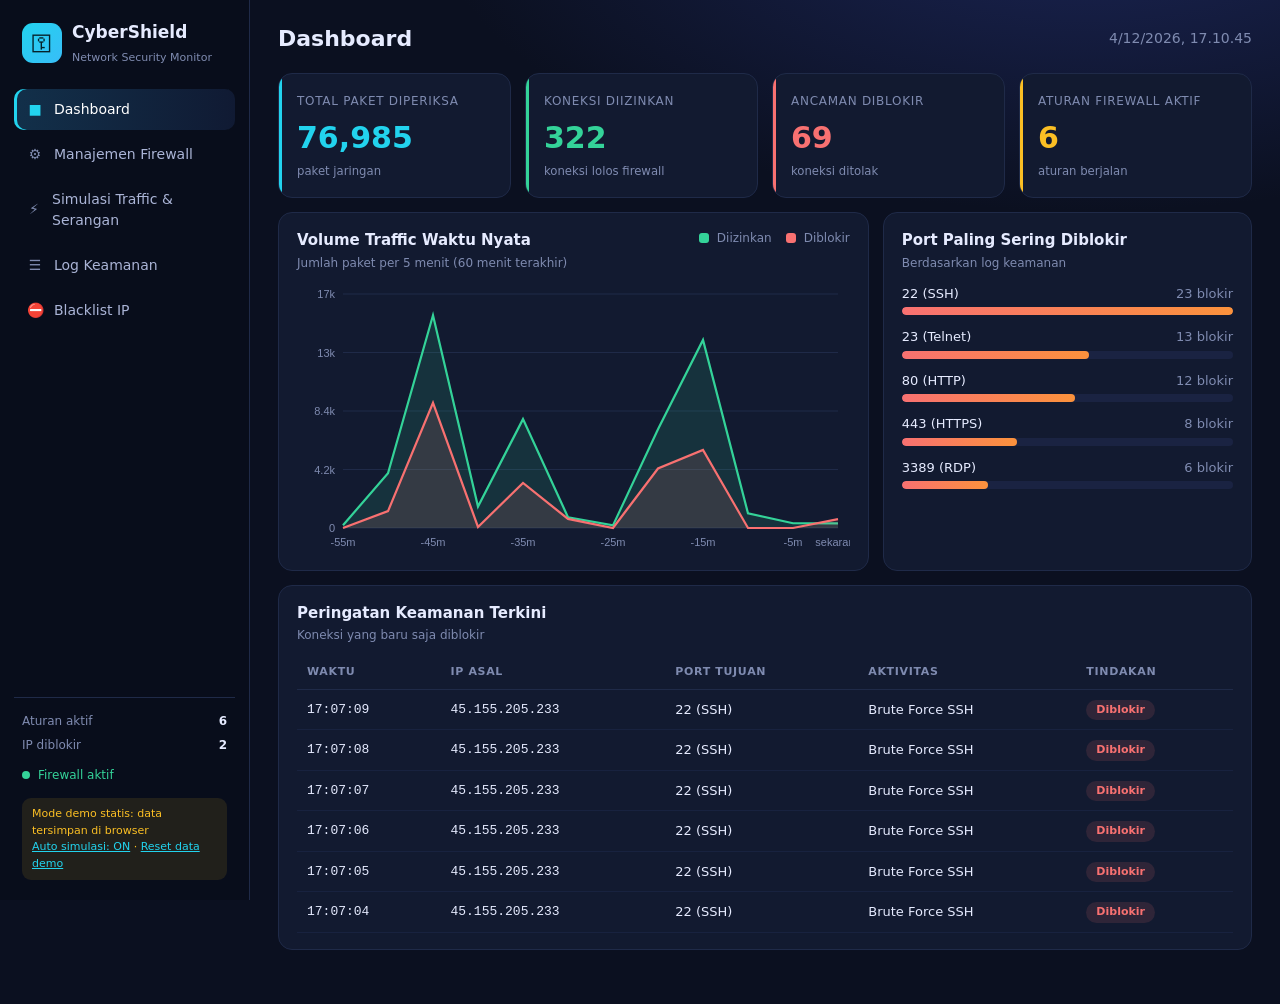
<file: index.html>
<!DOCTYPE html>
<html lang="id">
<head>
    <meta charset="UTF-8">
    <meta name="viewport" content="width=device-width, initial-scale=1">
    <title>CyberShield - Demo Statis</title>
    <link rel="stylesheet" href="assets/style.css">
</head>
<body>
<aside class="sidebar">
    <div class="brand">
        <span class="logo">&#9919;</span>
        <div><b>CyberShield</b><small>Network Security Monitor</small></div>
    </div>
    <nav>
        <a href="#dashboard" data-page="dashboard"><i>&#9632;</i> Dashboard</a>
        <a href="#firewall" data-page="firewall"><i>&#9881;</i> Manajemen Firewall</a>
        <a href="#traffic" data-page="traffic"><i>&#9889;</i> Simulasi Traffic &amp; Serangan</a>
        <a href="#logs" data-page="logs"><i>&#9776;</i> Log Keamanan</a>
        <a href="#blacklist" data-page="blacklist"><i>&#9940;</i> Blacklist IP</a>
    </nav>
    <div class="side-foot">
        <div class="side-stat"><span>Aturan aktif</span><b id="side-rules">-</b></div>
        <div class="side-stat"><span>IP diblokir</span><b id="side-bl">-</b></div>
        <div class="live"><span class="dot"></span> Firewall aktif</div>
        <div class="demo-tag">Mode demo statis: data tersimpan di browser<br><a href="#" id="btn-autopilot">Auto simulasi: ON</a> &middot; <a href="#" id="btn-reset-demo">Reset data demo</a></div>
    </div>
</aside>

<main>
    <header class="topbar">
        <h1 id="page-title">Dashboard</h1>
        <div class="clock" id="clock"></div>
    </header>

    <!-- ===================== 1. DASHBOARD ===================== -->
    <section id="page-dashboard" class="page">
        <div class="cards">
            <div class="card c-cyan"><span class="label">Total Paket Diperiksa</span><b id="st-packets">0</b><small>paket jaringan</small></div>
            <div class="card c-green"><span class="label">Koneksi Diizinkan</span><b id="st-allowed">0</b><small>koneksi lolos firewall</small></div>
            <div class="card c-red"><span class="label">Ancaman Diblokir</span><b id="st-blocked">0</b><small>koneksi ditolak</small></div>
            <div class="card c-amber"><span class="label">Aturan Firewall Aktif</span><b id="st-rules">0</b><small>aturan berjalan</small></div>
        </div>
        <div class="grid-2">
            <div class="panel">
                <div class="panel-head">
                    <div><h3>Volume Traffic Waktu Nyata</h3><p>Jumlah paket per 5 menit (60 menit terakhir)</p></div>
                    <div class="legend"><span class="lg g"></span>Diizinkan <span class="lg r"></span>Diblokir</div>
                </div>
                <canvas id="chart"></canvas>
            </div>
            <div class="panel">
                <div class="panel-head"><div><h3>Port Paling Sering Diblokir</h3><p>Berdasarkan log keamanan</p></div></div>
                <div id="top-ports"></div>
            </div>
        </div>
        <div class="panel">
            <div class="panel-head"><div><h3>Peringatan Keamanan Terkini</h3><p>Koneksi yang baru saja diblokir</p></div></div>
            <div class="table-wrap">
                <table>
                    <thead><tr><th>Waktu</th><th>IP Asal</th><th>Port Tujuan</th><th>Aktivitas</th><th>Tindakan</th></tr></thead>
                    <tbody id="alerts"></tbody>
                </table>
            </div>
        </div>
    </section>

    <!-- ===================== 2. FIREWALL ===================== -->
    <section id="page-firewall" class="page">
        <div class="panel">
            <div class="panel-head"><div><h3>Tambah Aturan Firewall</h3><p>Isi <code>*</code> pada IP untuk semua alamat, port <code>0</code> untuk semua port</p></div></div>
            <form id="rule-form" class="form-row">
                <label>Nama aturan<input name="rule_name" maxlength="100" placeholder="mis. Blokir FTP" required></label>
                <label>Alamat IP<input name="ip_address" value="*" maxlength="45" placeholder="* atau 192.168.1.5"></label>
                <label>Port<input name="port" type="number" min="0" max="65535" value="0" required></label>
                <label>Protokol
                    <select name="protocol"><option>ANY</option><option>TCP</option><option>UDP</option></select>
                </label>
                <label>Tindakan
                    <select name="action"><option value="BLOCK">BLOCK (blokir)</option><option value="ALLOW">ALLOW (izinkan)</option></select>
                </label>
                <button class="btn primary" type="submit">+ Tambah Aturan</button>
            </form>
        </div>
        <div class="panel">
            <div class="panel-head"><div><h3>Daftar Aturan</h3><p>Geser saklar untuk mengaktifkan / menonaktifkan aturan</p></div></div>
            <div class="table-wrap">
                <table>
                    <thead><tr><th>#</th><th>Nama</th><th>IP</th><th>Port</th><th>Protokol</th><th>Tindakan</th><th>Aktif</th><th></th></tr></thead>
                    <tbody id="rules-body"></tbody>
                </table>
            </div>
        </div>
    </section>

    <!-- ===================== 3. SIMULASI ===================== -->
    <section id="page-traffic" class="page">
        <div class="panel">
            <div class="panel-head"><div><h3>Kontrol Simulasi</h3><p>Setiap koneksi dicek oleh mesin firewall lalu dicatat ke log</p></div></div>
            <div class="btn-row">
                <button class="btn primary" data-sim="normal">&#9654; Traffic Normal</button>
                <button class="btn" id="btn-auto">&#8635; Auto Traffic: OFF</button>
                <span class="sep"></span>
                <button class="btn danger" data-sim="portscan">Port Scan</button>
                <button class="btn danger" data-sim="bruteforce">Brute Force SSH</button>
                <button class="btn danger" data-sim="synflood">DDoS SYN Flood</button>
                <button class="btn danger" data-sim="sqli">SQL Injection</button>
            </div>
            <div id="sim-banner" class="banner">Pilih skenario di atas untuk memulai simulasi.</div>
            <div class="mini-stats">
                <div>Diizinkan <b id="sim-allowed" class="t-green">0</b></div>
                <div>Diblokir <b id="sim-blocked" class="t-red">0</b></div>
                <div>Status koneksi terakhir <span id="last-status">-</span></div>
            </div>
        </div>
        <div class="grid-2">
            <div class="panel">
                <div class="panel-head"><div><h3>Lalu Lintas Jaringan (Simulasi)</h3><p>Terbaru di atas</p></div></div>
                <ul id="feed" class="feed"></ul>
            </div>
            <div class="panel">
                <div class="panel-head"><div><h3>Uji Koneksi Manual</h3><p>Cek apakah IP &amp; port tertentu lolos firewall</p></div></div>
                <form id="test-form" class="stack">
                    <label>Alamat IP sumber<input name="ip" placeholder="mis. 192.168.1.20" required></label>
                    <label>Port tujuan<input name="port" type="number" min="1" max="65535" placeholder="mis. 23" required></label>
                    <button class="btn primary" type="submit">Uji Koneksi</button>
                </form>
                <div id="test-result" class="result"></div>
            </div>
        </div>
    </section>

    <!-- ===================== 4. LOG ===================== -->
    <section id="page-logs" class="page">
        <div class="panel">
            <div class="panel-head">
                <div><h3>Log Keamanan</h3><p>Waktu kejadian, IP sumber, port tujuan, jenis aktivitas, dan tindakan sistem</p></div>
                <div class="btn-row">
                    <select id="log-status"><option value="ALL">Semua</option><option value="ALLOWED">Diizinkan</option><option value="BLOCKED">Diblokir</option></select>
                    <input id="log-q" placeholder="Cari IP / aktivitas / port">
                    <button class="btn" id="btn-seed">Isi Data Demo</button>
                    <button class="btn danger" id="btn-clear">Hapus Log</button>
                </div>
            </div>
            <div class="table-wrap tall">
                <table>
                    <thead><tr><th>Waktu</th><th>IP Sumber</th><th>Port Tujuan</th><th>Jenis Aktivitas</th><th>Paket</th><th>Tindakan Sistem</th><th>Keterangan</th></tr></thead>
                    <tbody id="logs-body"></tbody>
                </table>
            </div>
        </div>
    </section>

    <!-- ===================== 5. BLACKLIST ===================== -->
    <section id="page-blacklist" class="page">
        <div class="panel">
            <div class="panel-head"><div><h3>Tambah IP ke Blacklist</h3><p>IP di blacklist selalu diblokir, apa pun aturan firewall-nya</p></div></div>
            <form id="bl-form" class="form-row">
                <label>Alamat IP<input name="ip_address" maxlength="45" placeholder="mis. 203.0.113.45" required></label>
                <label class="grow">Alasan<input name="reason" maxlength="255" placeholder="mis. Brute force berulang"></label>
                <button class="btn primary" type="submit">+ Blacklist</button>
            </form>
        </div>
        <div class="panel">
            <div class="panel-head"><div><h3>Daftar IP Terblokir</h3><p id="bl-count"></p></div></div>
            <div class="table-wrap">
                <table>
                    <thead><tr><th>#</th><th>Alamat IP</th><th>Alasan</th><th>Ditambahkan</th><th></th></tr></thead>
                    <tbody id="bl-body"></tbody>
                </table>
            </div>
        </div>
    </section>
</main>

<div id="toasts"></div>
<script src="assets/mock-api.js"></script>
<script src="assets/app.js"></script>
</body>
</html>
</file>
<file: assets/style.css>
:root{
    --bg:#0b1020; --panel:#121a30; --panel2:#0e1528; --line:#1f2a48; --text:#e6ebff; --muted:#7f8bb0;
    --cyan:#22d3ee; --green:#34d399; --red:#f87171; --amber:#fbbf24; --violet:#a78bfa;
}
*{box-sizing:border-box}
body{margin:0;display:flex;min-height:100vh;color:var(--text);
    background:radial-gradient(1100px 520px at 85% -10%,#1b2556 0,transparent 60%),var(--bg);
    font:14px/1.5 "Segoe UI",system-ui,-apple-system,sans-serif}
code{background:#1a2342;padding:1px 6px;border-radius:5px;color:var(--cyan)}

/* ---------- sidebar ---------- */
.sidebar{width:250px;flex:none;position:sticky;top:0;height:100vh;display:flex;flex-direction:column;
    background:#080d1b;border-right:1px solid var(--line);padding:20px 14px}
.brand{display:flex;gap:10px;align-items:center;padding:0 8px 22px}
.brand .logo{width:40px;height:40px;border-radius:11px;display:grid;place-items:center;font-size:22px;color:#06222a;
    background:linear-gradient(135deg,var(--cyan),#38bdf8)}
.brand b{display:block;font-size:17px}.brand small{color:var(--muted);font-size:11px}
nav{display:flex;flex-direction:column;gap:4px}
nav a{display:flex;gap:10px;align-items:center;padding:10px 12px;border-radius:10px;color:#aab4d6;text-decoration:none;transition:.15s}
nav a i{font-style:normal;width:18px;text-align:center;color:var(--muted)}
nav a:hover{background:#111a33;color:#fff}
nav a.active{background:linear-gradient(90deg,#12304a,#101a33);color:#fff;box-shadow:inset 3px 0 0 var(--cyan)}
nav a.active i{color:var(--cyan)}
.side-foot{margin-top:auto;border-top:1px solid var(--line);padding:14px 8px 0;display:grid;gap:6px}
.side-stat{display:flex;justify-content:space-between;color:var(--muted);font-size:12px}
.side-stat b{color:var(--text)}
.live{display:flex;align-items:center;gap:8px;color:var(--green);font-size:12px;margin-top:6px}
.dot{width:8px;height:8px;border-radius:50%;background:var(--green);box-shadow:0 0 0 0 #34d39966;animation:pulse 1.8s infinite}
@keyframes pulse{70%{box-shadow:0 0 0 8px #34d39900}100%{box-shadow:0 0 0 0 #34d39900}}

/* ---------- konten ---------- */
main{flex:1;min-width:0;padding:22px 28px 40px}
.topbar{display:flex;justify-content:space-between;align-items:center;margin-bottom:18px}
.topbar h1{margin:0;font-size:22px}
.clock{color:var(--muted);font-variant-numeric:tabular-nums}
.page{display:none;animation:fade .25s}.page.active{display:block}
@keyframes fade{from{opacity:0;transform:translateY(4px)}to{opacity:1;transform:none}}

.cards{display:grid;grid-template-columns:repeat(4,1fr);gap:14px;margin-bottom:14px}
.card{background:var(--panel);border:1px solid var(--line);border-radius:14px;padding:16px 18px;position:relative;overflow:hidden}
.card::before{content:"";position:absolute;left:0;top:0;bottom:0;width:3px;background:var(--c)}
.card .label{color:var(--muted);font-size:12px;text-transform:uppercase;letter-spacing:.06em}
.card b{display:block;font-size:30px;margin:4px 0 0;color:var(--c);font-variant-numeric:tabular-nums}
.card small{color:var(--muted)}
.c-cyan{--c:var(--cyan)}.c-green{--c:var(--green)}.c-red{--c:var(--red)}.c-amber{--c:var(--amber)}

.grid-2{display:grid;grid-template-columns:1.6fr 1fr;gap:14px;margin-bottom:14px}
.panel{background:var(--panel);border:1px solid var(--line);border-radius:14px;padding:16px 18px;margin-bottom:14px}
.grid-2 .panel{margin-bottom:0}
.panel-head{display:flex;justify-content:space-between;align-items:flex-start;gap:14px;margin-bottom:12px;flex-wrap:wrap}
.panel h3{margin:0;font-size:15px}.panel p{margin:2px 0 0;color:var(--muted);font-size:12px}
.legend{display:flex;align-items:center;gap:8px;color:var(--muted);font-size:12px}
.lg{width:10px;height:10px;border-radius:3px;display:inline-block;margin-left:6px}.lg.g{background:var(--green)}.lg.r{background:var(--red)}
#chart{width:100%;height:270px;display:block}

.bar-row{margin-bottom:12px}
.bar-top{display:flex;justify-content:space-between;font-size:13px;margin-bottom:4px}
.bar-top span:last-child{color:var(--muted)}
.bar{height:8px;border-radius:6px;background:#1a2342;overflow:hidden}
.bar>div{height:100%;border-radius:6px;background:linear-gradient(90deg,var(--red),#fb923c)}
.empty{color:var(--muted);padding:14px 0;text-align:center;list-style:none}

/* ---------- tabel ---------- */
.table-wrap{overflow:auto}.table-wrap.tall{max-height:560px}
table{width:100%;border-collapse:collapse;font-size:13px}
th{position:sticky;top:0;background:var(--panel);text-align:left;color:var(--muted);font-size:11px;text-transform:uppercase;
    letter-spacing:.06em;padding:8px 10px;border-bottom:1px solid var(--line);white-space:nowrap}
td{padding:9px 10px;border-bottom:1px solid #18223f;white-space:nowrap}
tr:hover td{background:#0f1730}
td.mono{font-family:Consolas,monospace}
.badge{display:inline-block;padding:2px 10px;border-radius:999px;font-size:11px;font-weight:600}
.badge.ok{background:#34d3991f;color:var(--green)}.badge.bad{background:#f871711f;color:var(--red)}
.badge.mut{background:#7f8bb01f;color:var(--muted)}
.t-green{color:var(--green)}.t-red{color:var(--red)}

/* ---------- form & tombol ---------- */
input,select{background:var(--panel2);color:var(--text);border:1px solid var(--line);border-radius:9px;padding:9px 11px;font:inherit;min-width:0}
input:focus,select:focus{outline:2px solid #22d3ee55;border-color:var(--cyan)}
label{display:flex;flex-direction:column;gap:5px;font-size:12px;color:var(--muted)}
.form-row{display:flex;gap:12px;align-items:flex-end;flex-wrap:wrap}.form-row label{flex:1;min-width:130px}.form-row label.grow{flex:2}
.stack{display:grid;gap:12px}
.btn{background:#18223f;color:var(--text);border:1px solid var(--line);border-radius:9px;padding:9px 16px;font:inherit;font-weight:600;cursor:pointer;transition:.15s}
.btn:hover{background:#1f2c52}
.btn.primary{background:linear-gradient(135deg,#06b6d4,#3b82f6);border-color:transparent;color:#fff}
.btn.primary:hover{filter:brightness(1.1)}
.btn.danger{background:#f871711a;border-color:#f8717155;color:var(--red)}.btn.danger:hover{background:#f8717133}
.btn:disabled{opacity:.5;cursor:wait}
.btn-row{display:flex;gap:10px;align-items:center;flex-wrap:wrap}.sep{width:1px;height:24px;background:var(--line)}
.btn-sm{padding:4px 10px;font-size:12px}

.switch{position:relative;display:inline-block;width:40px;height:22px}
.switch input{opacity:0;width:0;height:0}
.switch span{position:absolute;inset:0;background:#2a3558;border-radius:22px;cursor:pointer;transition:.2s}
.switch span::before{content:"";position:absolute;width:16px;height:16px;left:3px;top:3px;background:#fff;border-radius:50%;transition:.2s}
.switch input:checked+span{background:var(--green)}.switch input:checked+span::before{transform:translateX(18px)}

/* ---------- simulasi ---------- */
.banner{margin-top:14px;padding:10px 14px;border-radius:10px;background:#18223f;color:var(--muted)}
.banner.ok{background:#34d3991a;color:var(--green)}.banner.warn{background:#fbbf241a;color:var(--amber)}.banner.bad{background:#f871711a;color:var(--red)}
.mini-stats{display:flex;gap:26px;margin-top:12px;color:var(--muted);flex-wrap:wrap}.mini-stats b{font-size:18px;margin-left:6px}
.feed{list-style:none;margin:0;padding:0;max-height:440px;overflow:auto}
.feed li{display:grid;grid-template-columns:62px 150px 1fr auto;gap:10px;align-items:center;padding:8px 10px;border-bottom:1px solid #18223f;font-size:13px}
.feed li.ok{box-shadow:inset 3px 0 0 var(--green)}.feed li.bad{box-shadow:inset 3px 0 0 var(--red)}
.feed .t{color:var(--muted);font-family:Consolas,monospace}.feed .ip{font-family:Consolas,monospace}
.feed .why{grid-column:2 / -1;color:var(--muted);font-size:12px;margin-top:-4px}
.result{margin-top:14px;padding:14px;border-radius:10px;background:var(--panel2);color:var(--muted);min-height:56px}
.result.ok{border:1px solid #34d39966;color:var(--green)}.result.bad{border:1px solid #f8717166;color:var(--red)}
.result b{font-size:16px}

/* ---------- toast ---------- */
#toasts{position:fixed;right:18px;bottom:18px;display:grid;gap:8px;z-index:50}
.toast{padding:11px 16px;border-radius:10px;background:#162044;border:1px solid var(--line);box-shadow:0 8px 24px #0008;animation:fade .2s;max-width:340px}
.toast.ok{border-color:#34d39977}.toast.err{border-color:#f8717199;color:#fecaca}

@media(max-width:1000px){
    .cards{grid-template-columns:repeat(2,1fr)}.grid-2{grid-template-columns:1fr}
}
@media(max-width:760px){
    body{flex-direction:column}
    .sidebar{width:100%;height:auto;position:static;padding:12px}.brand{padding-bottom:10px}
    nav{flex-direction:row;overflow:auto}nav a{white-space:nowrap}.side-foot{display:none}
    main{padding:16px}.cards{grid-template-columns:1fr}
    .feed li{grid-template-columns:56px 1fr auto}.feed .act{display:none}
}

/* ---------- label mode demo ---------- */
.demo-tag{margin-top:8px;padding:8px 10px;border-radius:9px;background:#fbbf241a;color:var(--amber);font-size:11px;line-height:1.5}
.demo-tag a{color:var(--cyan);text-decoration:underline}
</file>
